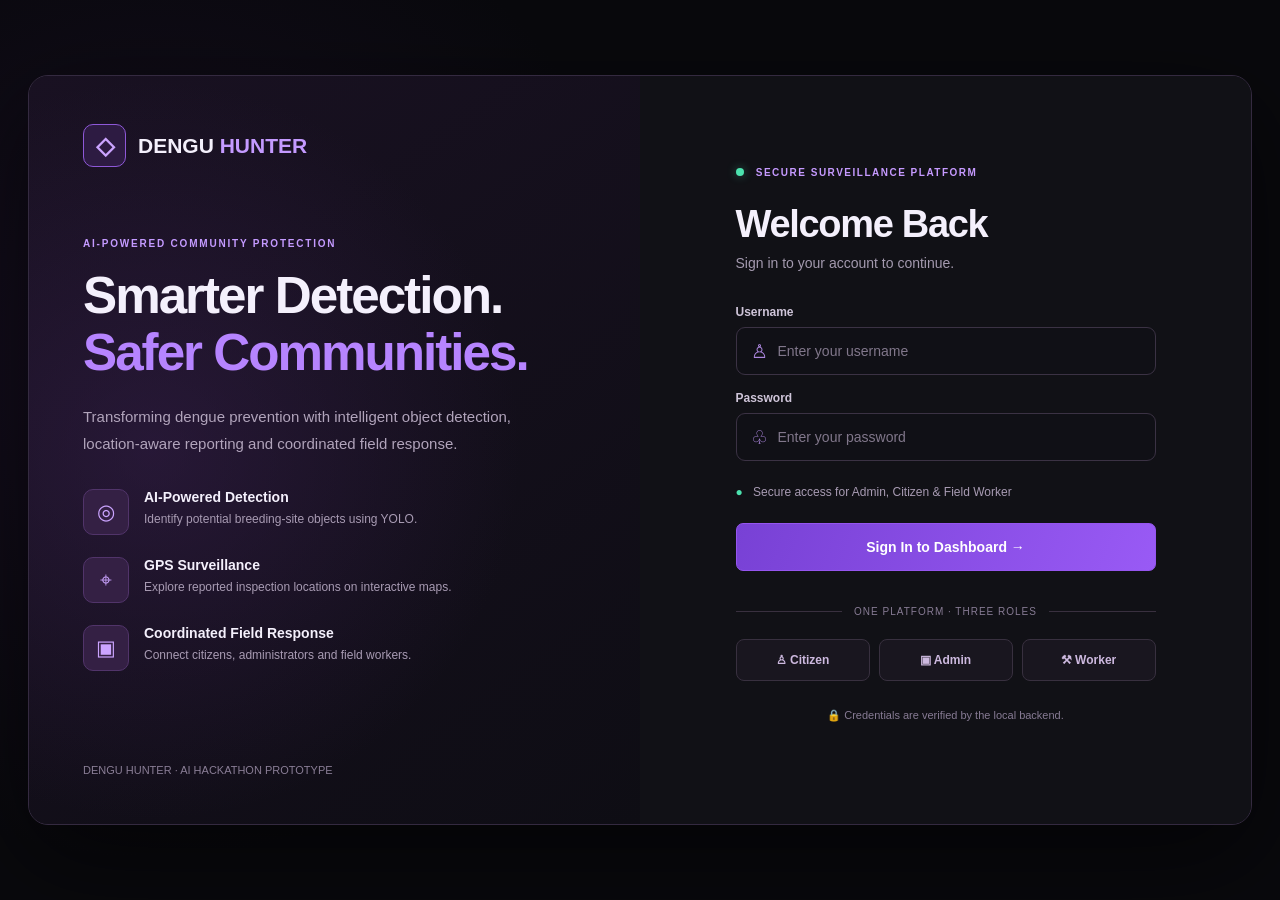
<file: frontend/index.html>
<!doctype html><html lang="en"><head><meta charset="UTF-8"><meta name="viewport" content="width=device-width,initial-scale=1"><title>DENGU HUNTER — Command Center</title><link rel="stylesheet" href="styles.css"></head><body><div class="shell"><aside class="sidebar"><div class="brand"><div class="mark">◈</div><div><b>DENGU <span>HUNTER</span></b><small>Smart Dengue Prevention</small></div></div><div class="side-label">WORKSPACE</div><nav id="nav"></nav><div class="side-bottom"><div class="online">● <span>Local API connection</span><b id="connection">Offline</b></div><small>Detection ≠ dengue confirmation</small></div></aside><div class="main"><header class="top"><div><div class="crumb">COMMAND CENTER / <span id="crumb">Dashboard</span></div><h1 id="pageTitle">Executive Dashboard</h1><p id="subtitle">AI-assisted breeding-site detection and field response.</p></div><div class="top-right"><span class="pill purple">◈ LIVE WORKSPACE</span><button class="iconbtn" id="refresh">↻</button><button class="profile" data-page="settings">● Demo Admin ▾</button></div></header><div class="notice" id="notice" hidden></div><main id="view"></main><footer>© DENGU HUNTER · YOLO identifies potential breeding-site objects, not dengue infection or mosquito species.</footer></div></div><script src="app.js"></script></body></html>
</file>
<file: frontend/styles.css>
:root{color-scheme:dark;--bg:#09090b;--panel:#121215;--panel2:#18181c;--border:#27272a;--muted:#a1a1aa;--text:#f4f4f5;--violet:#8b5cf6;--blue:#60a5fa;--red:#fb7185;--yellow:#fbbf24;--green:#34d399}*{box-sizing:border-box}body{margin:0;background:var(--bg);color:var(--text);font:14px/1.5 Inter,Segoe UI,Arial,sans-serif}button,input,select,textarea{font:inherit}button{cursor:pointer}button:disabled{opacity:.45;cursor:not-allowed}.shell{display:flex;min-height:100vh}.sidebar{position:sticky;top:0;height:100vh;width:252px;flex:none;background:#101013;border-right:1px solid var(--border);padding:26px 16px;display:flex;flex-direction:column}.brand{display:flex;gap:11px;align-items:center;padding:0 9px 32px;font-size:17px;letter-spacing:.2px}.brand span,.brand .mark{color:#b18aff}.brand .mark{font-size:32px}.brand small{display:block;color:var(--muted);font-size:10px;letter-spacing:1px}.side-label,.eyebrow{font-size:10px;color:#71717a;font-weight:800;letter-spacing:1.7px;margin:0 12px 12px}nav{display:grid;gap:5px}.navitem{display:flex;align-items:center;gap:12px;width:100%;padding:11px 14px;color:#b4b4bf;border:1px solid transparent;background:none;border-radius:9px;text-align:left;font-weight:600}.navitem:hover{background:#1c1c22;color:white}.navitem.active{background:#271a40;border-color:#49306d;color:#c5a8ff}.navitem .ico{font-size:18px;width:20px;text-align:center}.side-bottom{margin-top:auto;display:grid;gap:16px;padding:15px 7px;color:#71717a}.online{background:#17171c;border:1px solid var(--border);border-radius:10px;padding:12px;color:var(--green);display:grid;gap:4px}.online span{color:#d4d4d8}.online b{font-size:12px;color:var(--muted)}.main{flex:1;min-width:0;padding:28px clamp(18px,3vw,42px)}.top{display:flex;justify-content:space-between;gap:20px;align-items:center;margin-bottom:26px}.crumb{font-size:10px;letter-spacing:1.4px;font-weight:800;color:#71717a}.crumb span{color:#b794ff}h1{font-size:27px;line-height:1.2;margin:9px 0 7px;letter-spacing:-.8px}h2{font-size:15px;margin:0 0 15px}h3{font-size:14px;margin:0 0 8px}p{margin:0;color:var(--muted)}.top-right{display:flex;gap:9px;align-items:center}.pill,.tag{display:inline-flex;align-items:center;border-radius:7px;border:1px solid #44315f;background:#261a3b;color:#b794ff;padding:5px 9px;font-size:10px;font-weight:800;letter-spacing:.3px}.tag.medium{background:#33280d;color:#fbbf24;border-color:#695115}.tag.high{background:#35181f;color:#fb7185;border-color:#703040}.tag.low,.tag.approved{background:#10352a;color:#34d399;border-color:#215f4d}.tag.blue{background:#182943;color:#93c5fd;border-color:#2a4a74}.iconbtn,.profile,.btn{border:1px solid var(--border);border-radius:9px;background:#1a1a1f;color:var(--text);padding:10px 14px;font-weight:650}.iconbtn:hover,.profile:hover,.btn:hover{border-color:#7751b3}.btn.primary{background:var(--violet);border-color:var(--violet);color:white}.btn.danger{border-color:#63313e;color:#fda4af}.btn.ghost{background:transparent}.btn.small{padding:6px 9px;font-size:12px}.btn.full{width:100%}.grid{display:grid;gap:17px}.stats{grid-template-columns:repeat(4,minmax(0,1fr));margin-bottom:17px}.two{grid-template-columns:1.2fr 1fr}.three{grid-template-columns:1fr 1fr 1fr}.panel,.stat{background:var(--panel);border:1px solid var(--border);border-radius:14px;padding:20px;min-width:0}.stat{position:relative;overflow:hidden}.stat:after{content:'';position:absolute;right:-30px;bottom:-55px;width:140px;height:140px;background:radial-gradient(circle,#8b5cf61c,transparent 70%)}.stat .label{color:var(--muted);font-size:12px}.stat .value{font-size:30px;font-weight:850;letter-spacing:-1px;margin:10px 0}.stat .mini{font-size:11px;color:#a78bfa}.stat .stat-icon{float:right;font-size:22px;color:#b18aff}.panel-head{display:flex;align-items:center;justify-content:space-between;gap:12px;margin-bottom:16px}.panel-head h2{margin:0}.muted{color:var(--muted)}.smalltext{font-size:12px}.accent{color:#b18aff}.good{color:var(--green)}.warn{color:var(--yellow)}.dangertext{color:var(--red)}.chart{width:100%;height:200px;display:block}.chart text{fill:#8e8e9a;font-size:10px}.chart line{stroke:#2b2b31;stroke-dasharray:4 5}.detection{display:flex;gap:18px;align-items:center}.preview{width:175px;height:150px;background:linear-gradient(135deg,#19122a,#111d25);border:1px solid #3c2c57;border-radius:12px;display:grid;place-items:center;overflow:hidden;flex:none;position:relative}.preview img{width:100%;height:100%;object-fit:cover}.preview .symbol{font-size:62px}.preview .boxlabel{position:absolute;top:9px;left:9px;background:var(--violet);color:white;padding:2px 7px;border-radius:4px;font-size:10px}.progress{height:7px;background:#282832;border-radius:99px;overflow:hidden;margin:12px 0}.progress>div{height:100%;background:linear-gradient(90deg,#8b5cf6,#60a5fa)}.notice{border:1px solid #5b3b87;background:#241a35;color:#ddd1ff;padding:12px 15px;border-radius:9px;margin-bottom:15px}.table-wrap{overflow:auto}table{width:100%;border-collapse:collapse;text-align:left;white-space:nowrap}th{color:#8d8d9a;font-size:11px;font-weight:750;background:#19191e}td,th{padding:12px 10px;border-bottom:1px solid #29292e}td{font-size:12px}tr:hover td{background:#17171b}.link{background:none;border:0;color:#b99aff;padding:0;font-weight:700}.formgrid{display:grid;grid-template-columns:repeat(2,1fr);gap:14px}.field{display:grid;gap:7px}.field label{font-size:12px;font-weight:700;color:#d4d4d8}input,textarea,select{width:100%;border:1px solid #34343b;border-radius:9px;background:#19191e;color:#f4f4f5;padding:11px 12px;outline:none}input:focus,textarea:focus,select:focus{border-color:#8b5cf6}textarea{min-height:88px;resize:vertical}input[type=file]{padding:20px;border-style:dashed}input[type=checkbox]{width:auto;accent-color:var(--violet)}.actions{display:flex;gap:9px;flex-wrap:wrap;margin-top:17px}.stack{display:grid;gap:17px}.empty{padding:30px;text-align:center;color:#a1a1aa;border:1px dashed #38383e;border-radius:12px}.steps{display:flex;gap:8px;flex-wrap:wrap;margin:14px 0 18px}.step{padding:8px 12px;border-radius:8px;border:1px solid #36363e;background:#1a1a1f;color:#a1a1aa;font-size:11px;font-weight:700}.step.done{color:#bda1ff;border-color:#66429a;background:#291c3e}.hero{padding:24px;background:linear-gradient(110deg,#221335,#121215 75%);border:1px solid #47305f;border-radius:14px;margin-bottom:17px}.hero h2{font-size:21px;margin-bottom:6px}.listrow{display:flex;justify-content:space-between;align-items:center;gap:10px;padding:13px 0;border-bottom:1px solid var(--border)}.listrow:last-child{border-bottom:0}.detailgrid{display:grid;grid-template-columns:1fr 1fr;gap:12px}.detailgrid div{background:#19191e;padding:13px;border-radius:9px}.detailgrid small{display:block;color:#888894}.detailgrid b{overflow-wrap:anywhere}.tabs{display:flex;gap:7px;flex-wrap:wrap;margin-bottom:16px}.tab{background:transparent;border:1px solid #36363d;color:#aaaab5;padding:8px 12px;border-radius:8px}.tab.active{background:#2a1a44;color:#d3bbff;border-color:#6949a1}.kicker{color:#b18aff;font-weight:800;font-size:11px;letter-spacing:1px}footer{font-size:11px;color:#71717a;margin-top:24px}.split{display:grid;grid-template-columns:1.5fr 1fr;gap:17px}.hidden{display:none!important}@media(max-width:1100px){.stats{grid-template-columns:repeat(2,1fr)}.three{grid-template-columns:1fr 1fr}.split,.two{grid-template-columns:1fr}}@media(max-width:760px){.shell{display:block}.sidebar{position:relative;width:auto;height:auto;padding:12px}.brand{padding:3px 8px 12px}.side-label,.side-bottom{display:none}nav{display:flex;overflow:auto;padding-bottom:5px}.navitem{width:auto;white-space:nowrap}.main{padding:18px}.top{align-items:flex-start}.top-right{flex-wrap:wrap;justify-content:flex-end}.stats,.three,.formgrid,.detailgrid{grid-template-columns:1fr}.detection{flex-direction:column;align-items:stretch}.preview{width:100%}.pill.purple{display:none}}
/* Final matte-carbon + electric-violet refinements */
body{background:#09090b;background-image:radial-gradient(ellipse 70% 40% at 90% -20%,#8b5cf60a,transparent)}.panel,.stat{box-shadow:0 8px 25px #00000018}.panel:hover{border-color:#34313e}.brand .mark{display:grid;place-items:center;width:42px;height:42px;border:1px solid #7145b6;background:#26193c;border-radius:12px;font-size:28px}.top{padding-bottom:20px;border-bottom:1px solid #202025}.stat .value{font-variant-numeric:tabular-nums}.hero{background:linear-gradient(115deg,#221632,#121215 80%)}.wide{width:100%;height:220px}.wide img{object-fit:contain}.filters{display:grid;grid-template-columns:minmax(200px,1fr) 190px 220px;gap:10px;margin-bottom:17px}.checkrow{display:flex;align-items:flex-start;gap:12px;color:#d4d4d8;font-size:13px}.checkrow input{margin-top:4px}.disabled{opacity:.5;pointer-events:none}.stack>.btn{width:100%}.panel+.panel{margin-top:17px}.grid .panel+.panel{margin-top:0}.preview.wide{background:#18151f}.navitem.active{box-shadow:inset 3px 0 0 #8b5cf6}.stat:nth-child(2) .stat-icon{color:#fb7185}.stat:nth-child(3) .stat-icon{color:#60a5fa}.btn.primary:hover{background:#7c3aed}.notice[hidden]{display:none}.link:hover{text-decoration:underline}a{color:#a78bfa}@media(max-width:850px){.filters{grid-template-columns:1fr}.top{flex-wrap:wrap}.top-right{width:100%;justify-content:flex-start}}@media(max-width:520px){.stats{grid-template-columns:1fr 1fr}.stat{padding:14px}.stat .value{font-size:24px}.top-right .profile{display:none}.panel{padding:15px}}
</file>
